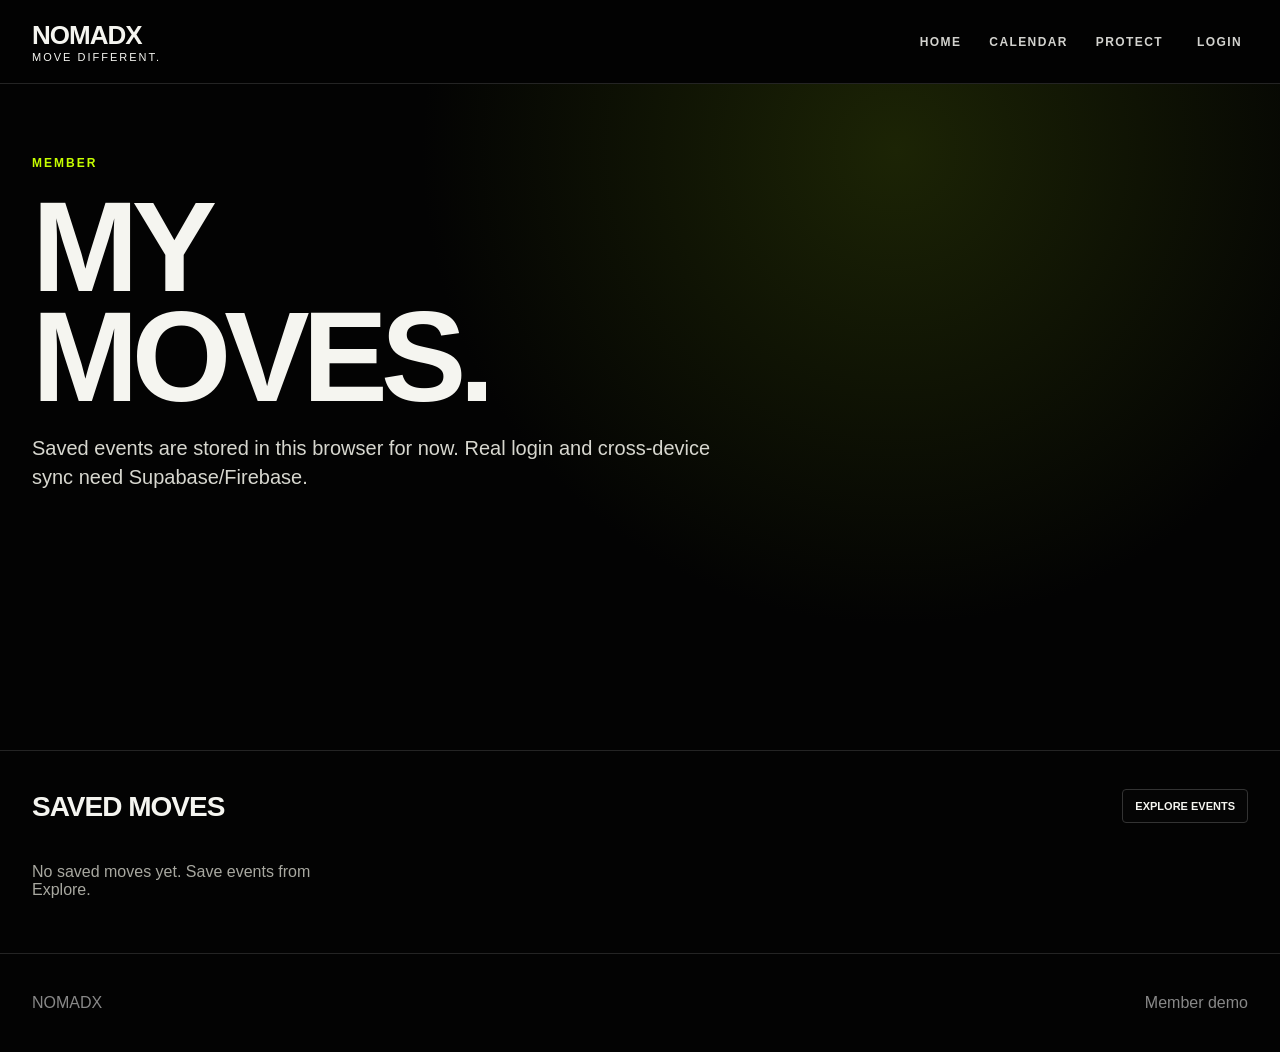
<file: member.html>
<!doctype html><html lang="en"><head><meta charset="utf-8"><meta name="viewport" content="width=device-width,initial-scale=1"><title>Member — NOMADX</title><link rel="stylesheet" href="styles.css"></head><body><header class="nav"><a href="index.html"><div class="brand">NOMADX</div><div class="tag">MOVE DIFFERENT.</div></a><nav class="menu"><a href="index.html">Home</a><a href="index.html#calendar-section">Calendar</a><a href="protect.html">Protect</a><button class="iconbtn" id="loginBtn">Login</button></nav></header><main><section class="hero"><div class="kicker">Member</div><h1>My<br>moves.</h1><p>Saved events are stored in this browser for now. Real login and cross-device sync need Supabase/Firebase.</p></section><section class="section"><div class="sectionHead"><h2>Saved moves</h2><a class="miniBtn" href="index.html#events">Explore events</a></div><div class="cards" id="savedList"></div></section></main><footer class="footer"><div>NOMADX</div><div>Member demo</div></footer><div class="modal" id="loginModal"><div class="modalBox"><button class="close">×</button><h2>Login</h2><p class="muted">Demo login UI.</p></div></div><script src="app.js"></script></body></html>
</file>
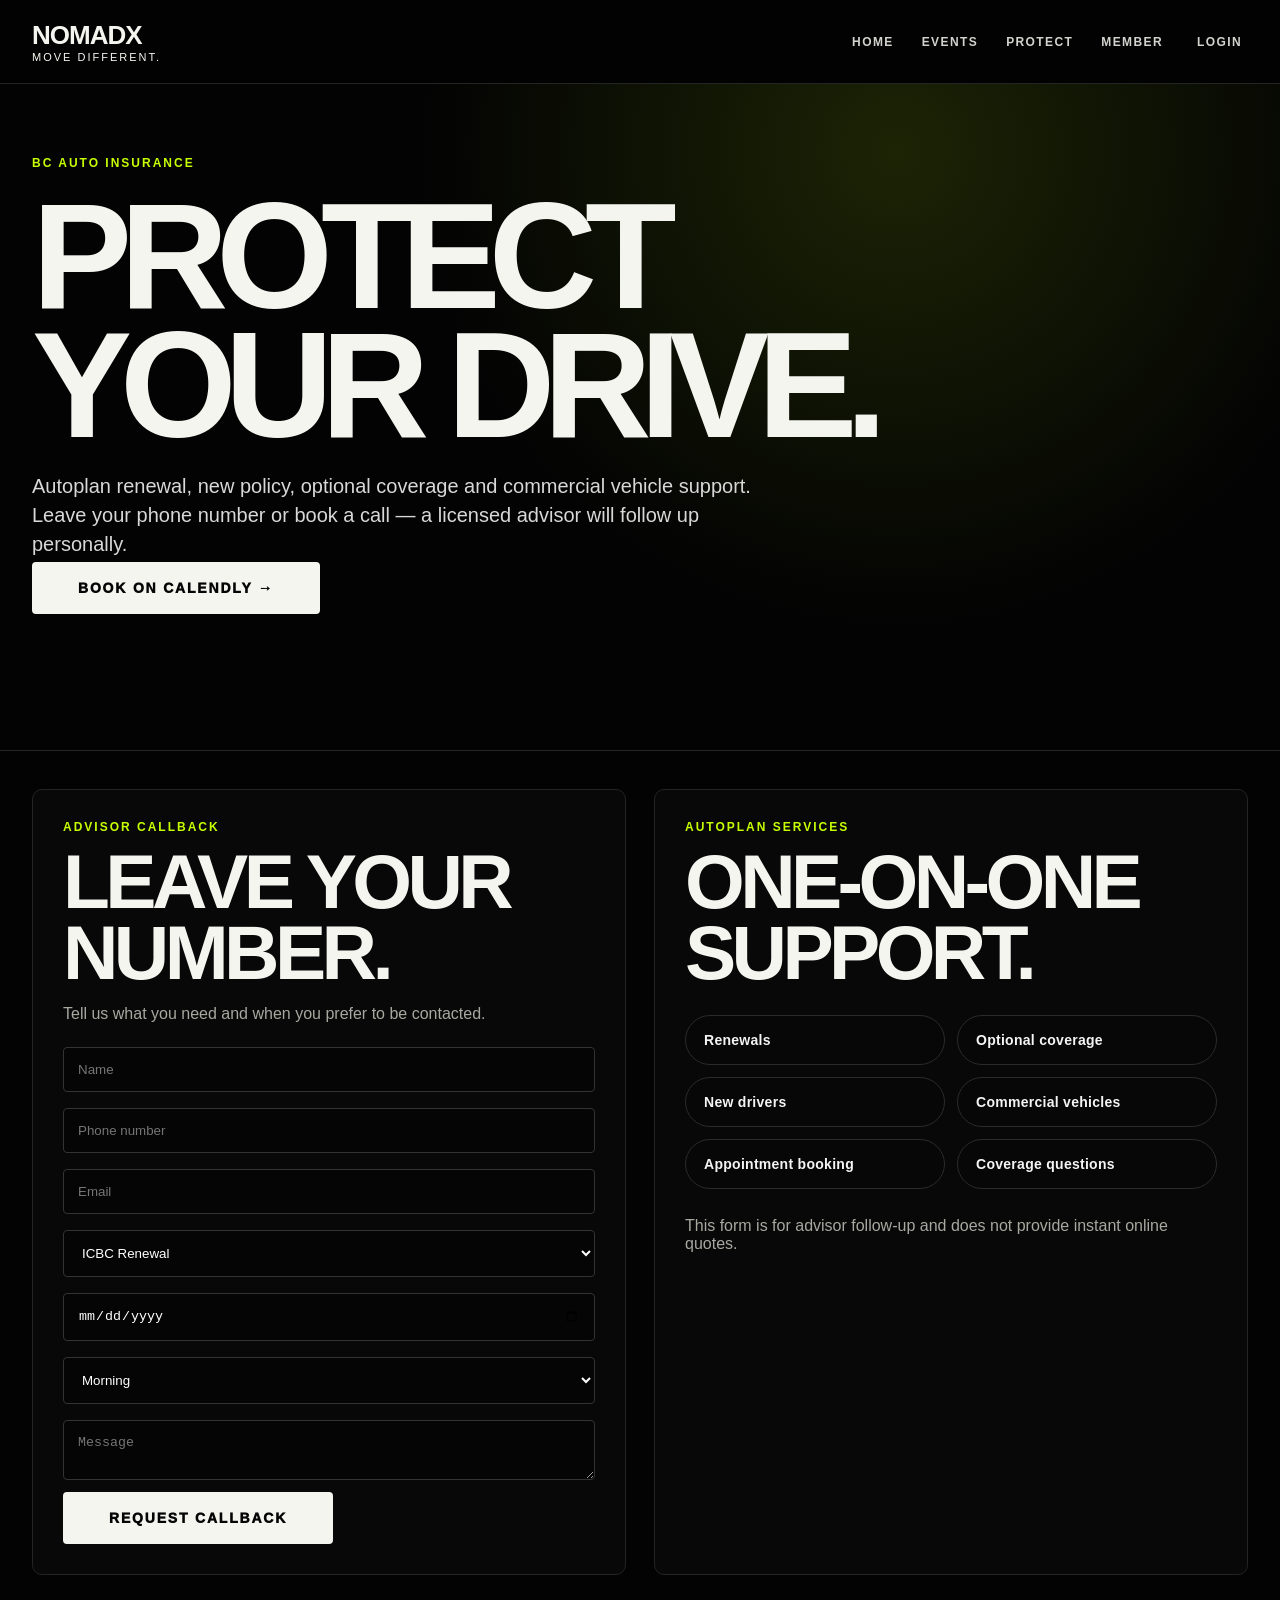
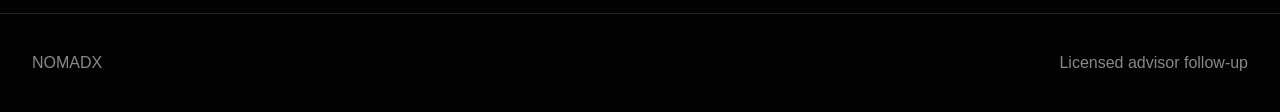
<file: protect.html>
<!doctype html><html lang="en"><head><meta charset="utf-8"><meta name="viewport" content="width=device-width,initial-scale=1"><title>BC Auto Insurance — NOMADX</title><link rel="stylesheet" href="styles.css"></head><body><header class="nav"><a href="index.html"><div class="brand">NOMADX</div><div class="tag">MOVE DIFFERENT.</div></a><nav class="menu"><a href="index.html">Home</a><a href="index.html#events">Events</a><a href="protect.html">Protect</a><a href="member.html">Member</a><button class="iconbtn" id="loginBtn">Login</button></nav></header><main><section class="hero protectHero"><div class="kicker">BC Auto Insurance</div><h1>Protect<br>your drive.</h1><p>Autoplan renewal, new policy, optional coverage and commercial vehicle support. Leave your phone number or book a call — a licensed advisor will follow up personally.</p><a class="cta" href="https://calendly.com/" target="_blank">Book on Calendly →</a></section><section class="section"><div class="split protectGrid"><div class="panel followPanel"><div class="kicker">Advisor callback</div><h2>Leave your number.</h2><p class="muted">Tell us what you need and when you prefer to be contacted.</p><form class="form"><input placeholder="Name"><input placeholder="Phone number"><input placeholder="Email"><select><option>ICBC Renewal</option><option>New Policy</option><option>Optional Coverage</option><option>Commercial Vehicle</option><option>New Driver</option></select><input type="date"><select><option>Morning</option><option>Afternoon</option><option>Evening</option></select><textarea placeholder="Message"></textarea><button class="cta" type="button">Request Callback</button></form></div><div class="panel servicePanel"><div class="kicker">Autoplan services</div><h2>One-on-one support.</h2><div class="serviceList"><span>Renewals</span><span>Optional coverage</span><span>New drivers</span><span>Commercial vehicles</span><span>Appointment booking</span><span>Coverage questions</span></div><p class="muted">This form is for advisor follow-up and does not provide instant online quotes.</p></div></div></section></main><footer class="footer"><div>NOMADX</div><div>Licensed advisor follow-up</div></footer><div class="modal" id="loginModal"><div class="modalBox"><button class="close">×</button><h2>Login</h2><p class="muted">Member login will connect to the full account system in the next backend phase.</p></div></div><script src="app.js"></script></body></html>
</file>
<file: styles.css>
:root{--bg:#030303;--panel:#0b0b0b;--line:#242424;--text:#f5f5f0;--muted:#a8a8a0;--accent:#c7ff00;--soft:#151515}*{box-sizing:border-box}body{margin:0;background:var(--bg);color:var(--text);font-family:Inter,Arial,sans-serif}a{color:inherit;text-decoration:none}.nav{position:sticky;top:0;z-index:20;display:flex;align-items:center;justify-content:space-between;padding:20px 32px;border-bottom:1px solid var(--line);background:rgba(3,3,3,.88);backdrop-filter:blur(14px)}.brand{font-size:26px;font-weight:900;letter-spacing:-1px}.tag{font-size:11px;letter-spacing:2px}.menu{display:flex;gap:28px;align-items:center}.menu a,.iconbtn{font-size:12px;font-weight:800;letter-spacing:1.4px;text-transform:uppercase;opacity:.86}.menu a:hover,.iconbtn:hover{color:var(--accent)}.iconbtn{background:none;border:0;color:var(--text);cursor:pointer}.lang{display:flex;gap:10px}.hero{min-height:74vh;padding:72px 32px 48px;background:radial-gradient(circle at 70% 10%,#1c2405 0,#030303 44%)}.kicker{font-size:12px;color:var(--accent);letter-spacing:2px;font-weight:900;text-transform:uppercase}.hero h1{font-size:clamp(58px,10vw,150px);line-height:.86;margin:22px 0;letter-spacing:-7px;text-transform:uppercase}.hero p{color:#d7d7cf;font-size:20px;max-width:680px;line-height:1.45}.filters{display:grid;grid-template-columns:1fr 1fr 1fr auto;gap:18px;margin-top:46px;max-width:1180px}.field label{display:block;font-size:11px;letter-spacing:1.8px;font-weight:900;margin-bottom:11px;color:#dcdcd4;text-transform:uppercase}.field select,.field input{width:100%;background:#070707;border:1px solid #3b3b3b;color:var(--text);padding:18px 18px;border-radius:4px;font-size:17px}.cta{align-self:end;background:var(--text);color:#050505;border:0;padding:18px 46px;border-radius:4px;font-size:14px;letter-spacing:1.8px;font-weight:950;cursor:pointer;text-transform:uppercase}.cta:hover{background:var(--accent)}.section{padding:38px 32px;border-top:1px solid var(--line)}.sectionHead{display:flex;justify-content:space-between;align-items:end;margin-bottom:24px}.section h2{font-size:28px;letter-spacing:-1px;margin:0;text-transform:uppercase}.muted{color:var(--muted)}.cards{display:grid;grid-template-columns:repeat(4,1fr);gap:22px}.card{background:var(--panel);border:1px solid var(--line);border-radius:8px;overflow:hidden;min-height:420px;display:flex;flex-direction:column}.card img{width:100%;height:220px;object-fit:cover;filter:saturate(.92) contrast(1.05)}.cardBody{padding:18px}.pill{display:inline-block;background:#050505;border:1px solid #333;padding:7px 10px;border-radius:4px;font-size:10px;font-weight:900;letter-spacing:1.2px;text-transform:uppercase}.card h3{font-size:24px;line-height:1.02;letter-spacing:-.8px;margin:14px 0 10px}.card p{color:#c6c6bd;line-height:1.35}.cardActions{margin-top:auto;padding:0 18px 18px;display:flex;gap:10px;flex-wrap:wrap}.miniBtn{border:1px solid #333;background:#050505;color:var(--text);padding:10px 12px;border-radius:4px;font-size:11px;font-weight:900;text-transform:uppercase;cursor:pointer}.miniBtn:hover{border-color:var(--accent);color:var(--accent)}.calendarWrap{display:grid;grid-template-columns:260px 1fr;gap:22px}.months{display:grid;gap:8px}.monthBtn{background:#080808;border:1px solid #2c2c2c;color:#eee;padding:13px;border-radius:4px;text-align:left;font-weight:850;cursor:pointer}.monthBtn.active{background:var(--accent);color:#050505}.calendarPanel{border:1px solid var(--line);background:#080808;border-radius:8px;padding:22px}.calendarGrid{display:grid;grid-template-columns:repeat(7,1fr);gap:8px}.day{min-height:92px;background:#0f0f0f;border:1px solid #242424;border-radius:6px;padding:8px;color:#aaa}.day strong{color:#fff}.dot{display:block;margin-top:7px;font-size:10px;color:var(--accent);font-weight:900}.split{display:grid;grid-template-columns:1fr 1fr;gap:28px}.panel{background:#080808;border:1px solid var(--line);border-radius:10px;padding:30px}.panel h1,.panel h2{font-size:clamp(42px,7vw,92px);line-height:.9;margin:0 0 20px;letter-spacing:-4px;text-transform:uppercase}.form input,.form textarea,.form select{width:100%;margin:8px 0;background:#050505;border:1px solid #333;color:#fff;padding:14px;border-radius:4px}.footer{padding:40px 32px;border-top:1px solid var(--line);color:#888;display:flex;justify-content:space-between}.modal{display:none;position:fixed;inset:0;background:rgba(0,0,0,.75);z-index:50;align-items:center;justify-content:center}.modal.open{display:flex}.modalBox{width:min(460px,92vw);background:#0b0b0b;border:1px solid #333;padding:28px;border-radius:10px}.close{float:right;background:none;border:0;color:#fff;font-size:24px;cursor:pointer}@media(max-width:900px){.menu{display:none}.filters,.cards,.calendarWrap,.split{grid-template-columns:1fr}.hero h1{letter-spacing:-3px}.footer{display:block}.nav{padding:16px 18px}.section,.hero{padding-left:18px;padding-right:18px}}
.dateField{position:relative}.dateQuick{display:flex;gap:8px;margin-top:10px;flex-wrap:wrap}.dateQuick button{background:#050505;border:1px solid #2f2f2f;color:#cfcfc8;padding:8px 10px;border-radius:999px;font-size:10px;font-weight:900;letter-spacing:1px;text-transform:uppercase;cursor:pointer}.dateQuick button:hover{border-color:var(--accent);color:var(--accent)}.day{font-family:inherit;text-align:left;cursor:pointer}.day:hover{border-color:var(--accent);transform:translateY(-1px)}

/* Protect page cleanup */
.protectHero h1{font-size:clamp(72px,12vw,150px);line-height:.86;letter-spacing:-.08em;max-width:920px}
.protectHero p{max-width:760px;color:#d8d8d8;font-size:20px;line-height:1.45}
.protectGrid{align-items:stretch}
.followPanel h2,.servicePanel h2{font-size:clamp(42px,6vw,84px);line-height:.92;letter-spacing:-.06em;margin:12px 0 18px}
.serviceList{display:grid;grid-template-columns:repeat(2,minmax(0,1fr));gap:12px;margin:28px 0}
.serviceList span{border:1px solid #2b2b2b;background:#070707;padding:16px 18px;border-radius:999px;color:#f4f4f4;font-weight:700;font-size:14px;letter-spacing:.02em}
@media(max-width:760px){.serviceList{grid-template-columns:1fr}.protectHero h1{font-size:64px}.followPanel h2,.servicePanel h2{font-size:44px}}
</file>
